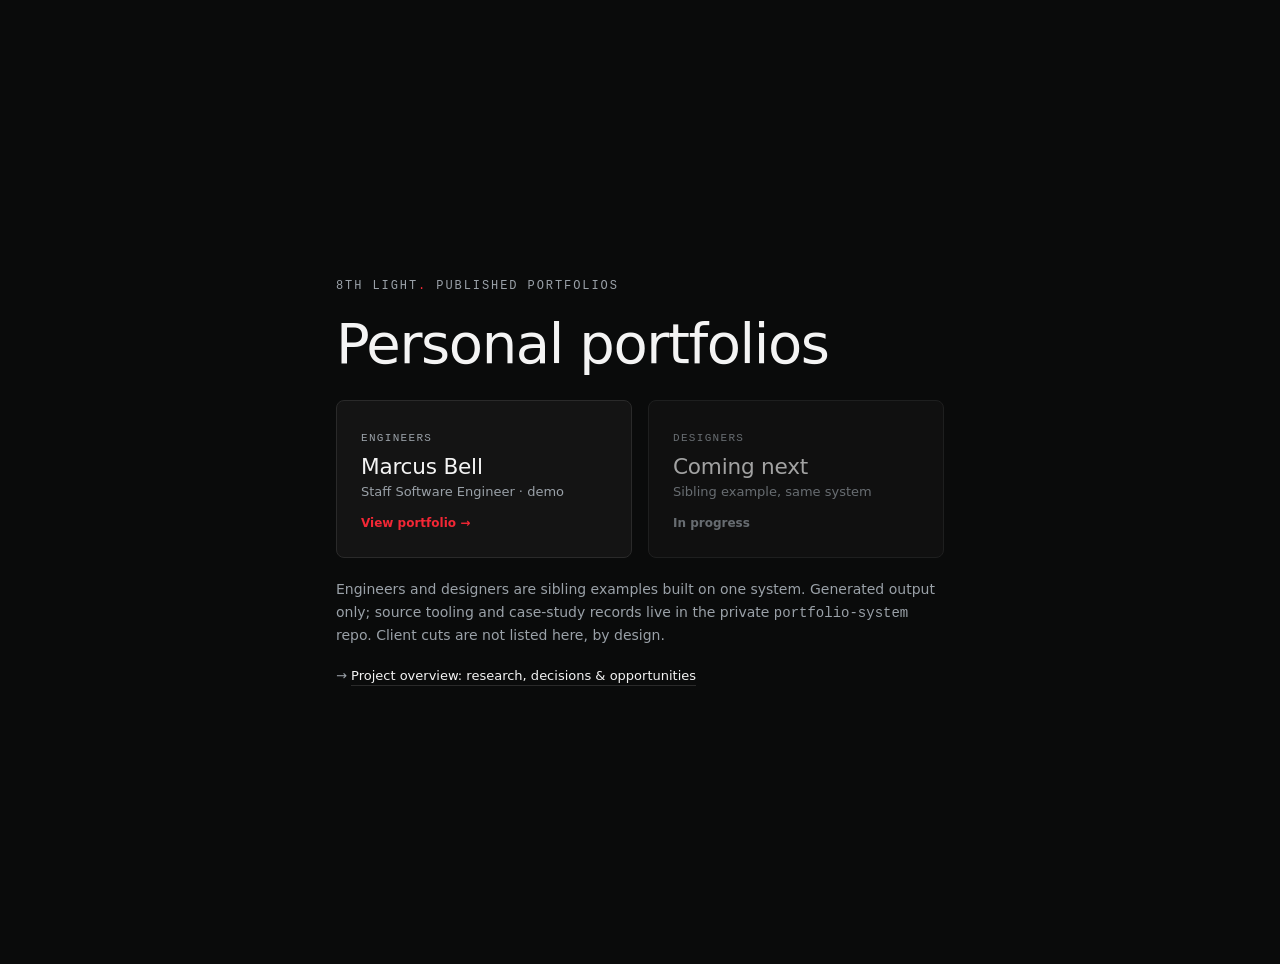
<file: index.html>
<!doctype html>
<html lang="en">
<head>
  <meta charset="utf-8">
  <meta name="viewport" content="width=device-width, initial-scale=1">
  <meta name="robots" content="noindex">
  <title>Published portfolios · 8th Light</title>
  <style>
    :root { color-scheme: light dark; }
    body {
      margin: 0; min-height: 100vh;
      display: grid; place-content: center; gap: 1.25rem;
      font: 400 16px/1.6 "Avenir Next", system-ui, -apple-system, sans-serif;
      background: #0a0b0b; color: #f4f4f4;
      padding: 2rem;
    }
    .eyebrow { font-family: "Space Mono", ui-monospace, monospace; font-size: 12px;
      letter-spacing: 0.16em; text-transform: uppercase; color: #9aa1a8; }
    h1 { font: 500 clamp(2rem, 6vw, 3.5rem)/1 "Space Grotesk", system-ui, sans-serif;
      letter-spacing: -0.025em; margin: 0; }
    .mark { color: #f32735; }
    a { color: #f4f4f4; text-decoration: none; }
    .cats { display: grid; grid-template-columns: 1fr 1fr; gap: 1rem; margin-top: .5rem; }
    @media (max-width: 560px) { .cats { grid-template-columns: 1fr; } }
    .cat { display: block; background: #141414; border: 1px solid #2a2a2a; border-radius: 8px;
      padding: 1.4rem 1.5rem; transition: border-color .18s, transform .32s; }
    .cat:hover { border-color: #f32735; transform: translateY(-2px); }
    .cat.soon { opacity: .65; }
    .cat.soon:hover { border-color: #2a2a2a; transform: none; }
    .cat .k { font-family: "Space Mono", ui-monospace, monospace; font-size: 11px;
      letter-spacing: .12em; text-transform: uppercase; color: #9aa1a8; }
    .cat .n { font: 500 1.35rem/1.1 "Space Grotesk", system-ui, sans-serif; margin: .4rem 0 .2rem; letter-spacing: -.01em; }
    .cat .d { color: #9aa1a8; font-size: 13px; }
    .cat .go { color: #f32735; font-size: 12px; font-weight: 700; margin-top: .7rem; display: inline-block; }
    p { color: #9aa1a8; max-width: 38rem; margin: 0; font-size: 14px; }
    .over { font-size: 13px; }
    .over a { border-bottom: 1px solid #2a2a2a; padding-bottom: 2px; }
    .over a:hover { border-color: #f32735; }
  </style>
</head>
<body>
  <span class="eyebrow">8th Light<span class="mark">.</span> Published portfolios</span>
  <h1>Personal portfolios</h1>
  <div class="cats">
    <a class="cat" href="marcus-bell/">
      <span class="k">Engineers</span>
      <div class="n">Marcus Bell</div>
      <div class="d">Staff Software Engineer · demo</div>
      <span class="go">View portfolio →</span>
    </a>
    <div class="cat soon">
      <span class="k">Designers</span>
      <div class="n">Coming next</div>
      <div class="d">Sibling example, same system</div>
      <span class="go" style="color:#9aa1a8">In progress</span>
    </div>
  </div>
  <p>Engineers and designers are sibling examples built on one system. Generated output only;
  source tooling and case-study records live in the private <code>portfolio-system</code> repo.
  Client cuts are not listed here, by design.</p>
  <p class="over">→ <a href="project/">Project overview: research, decisions &amp; opportunities</a></p>
</body>
</html>
</file>
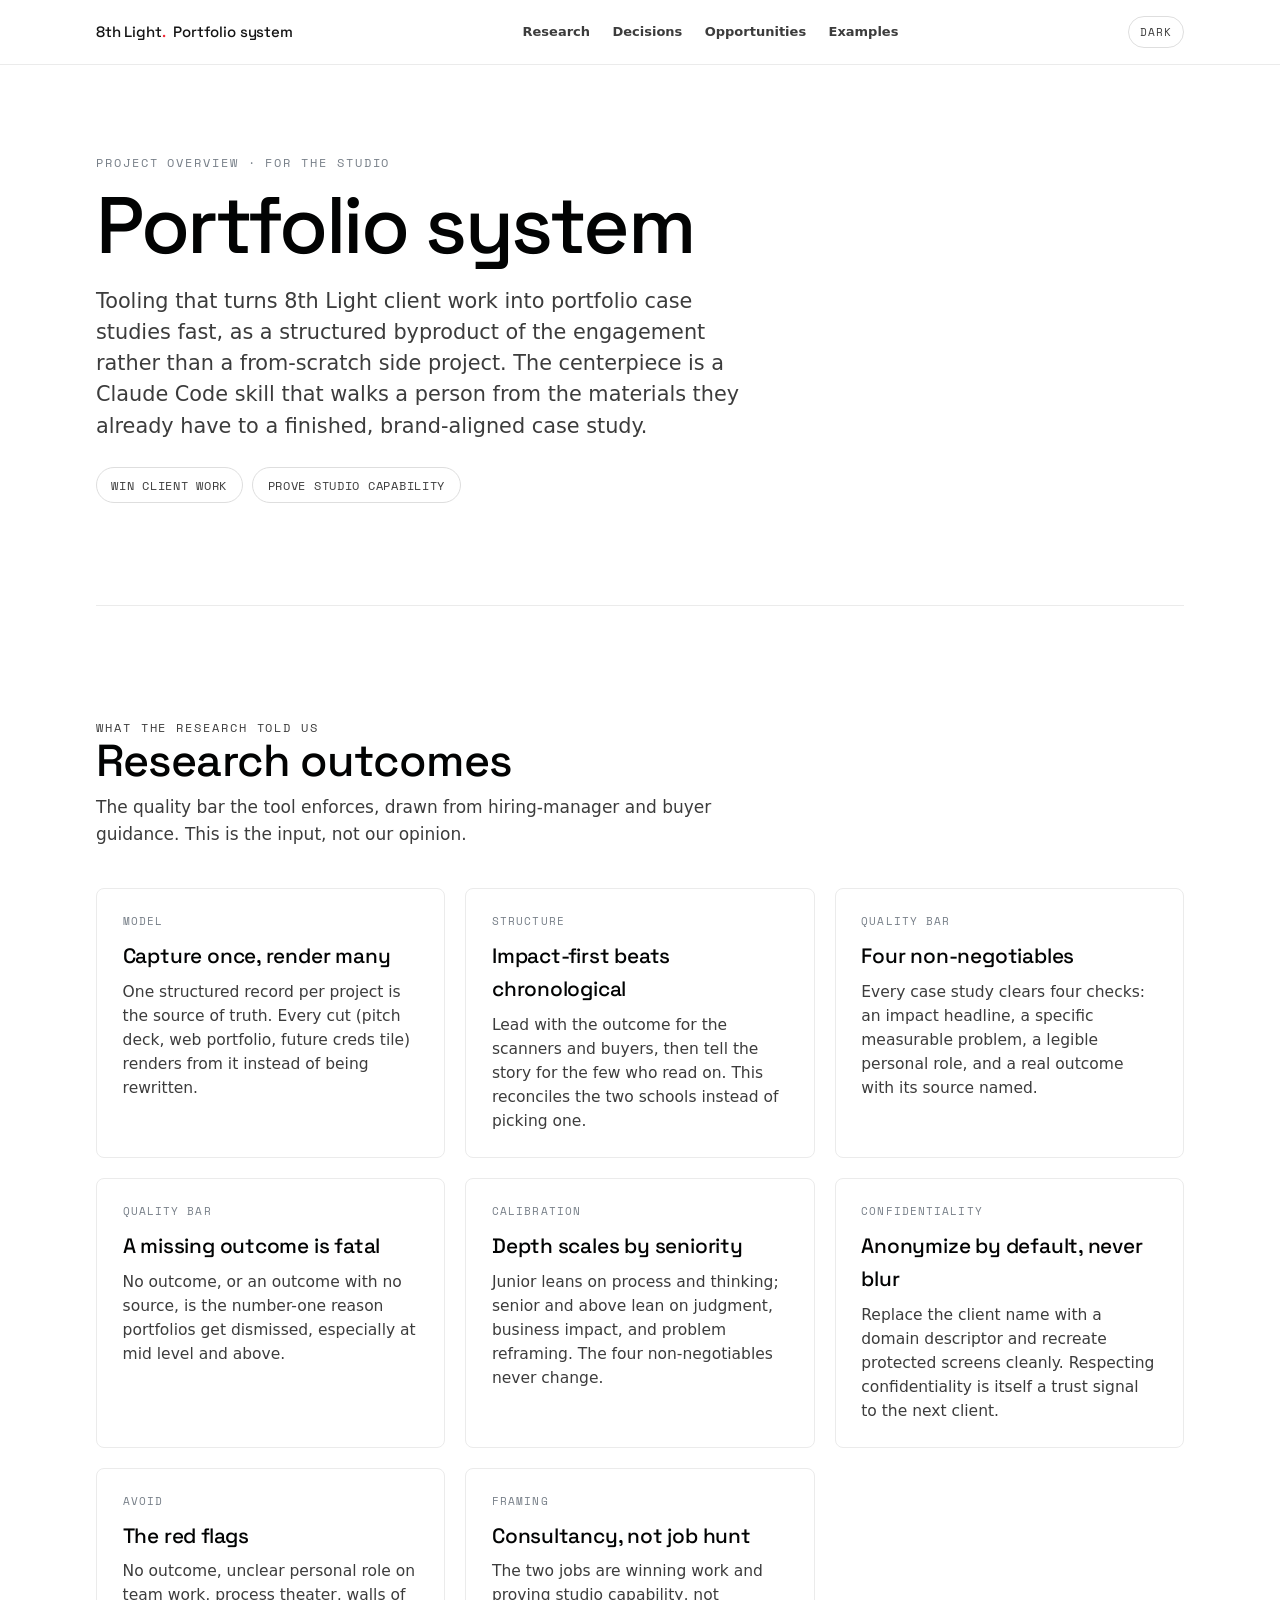
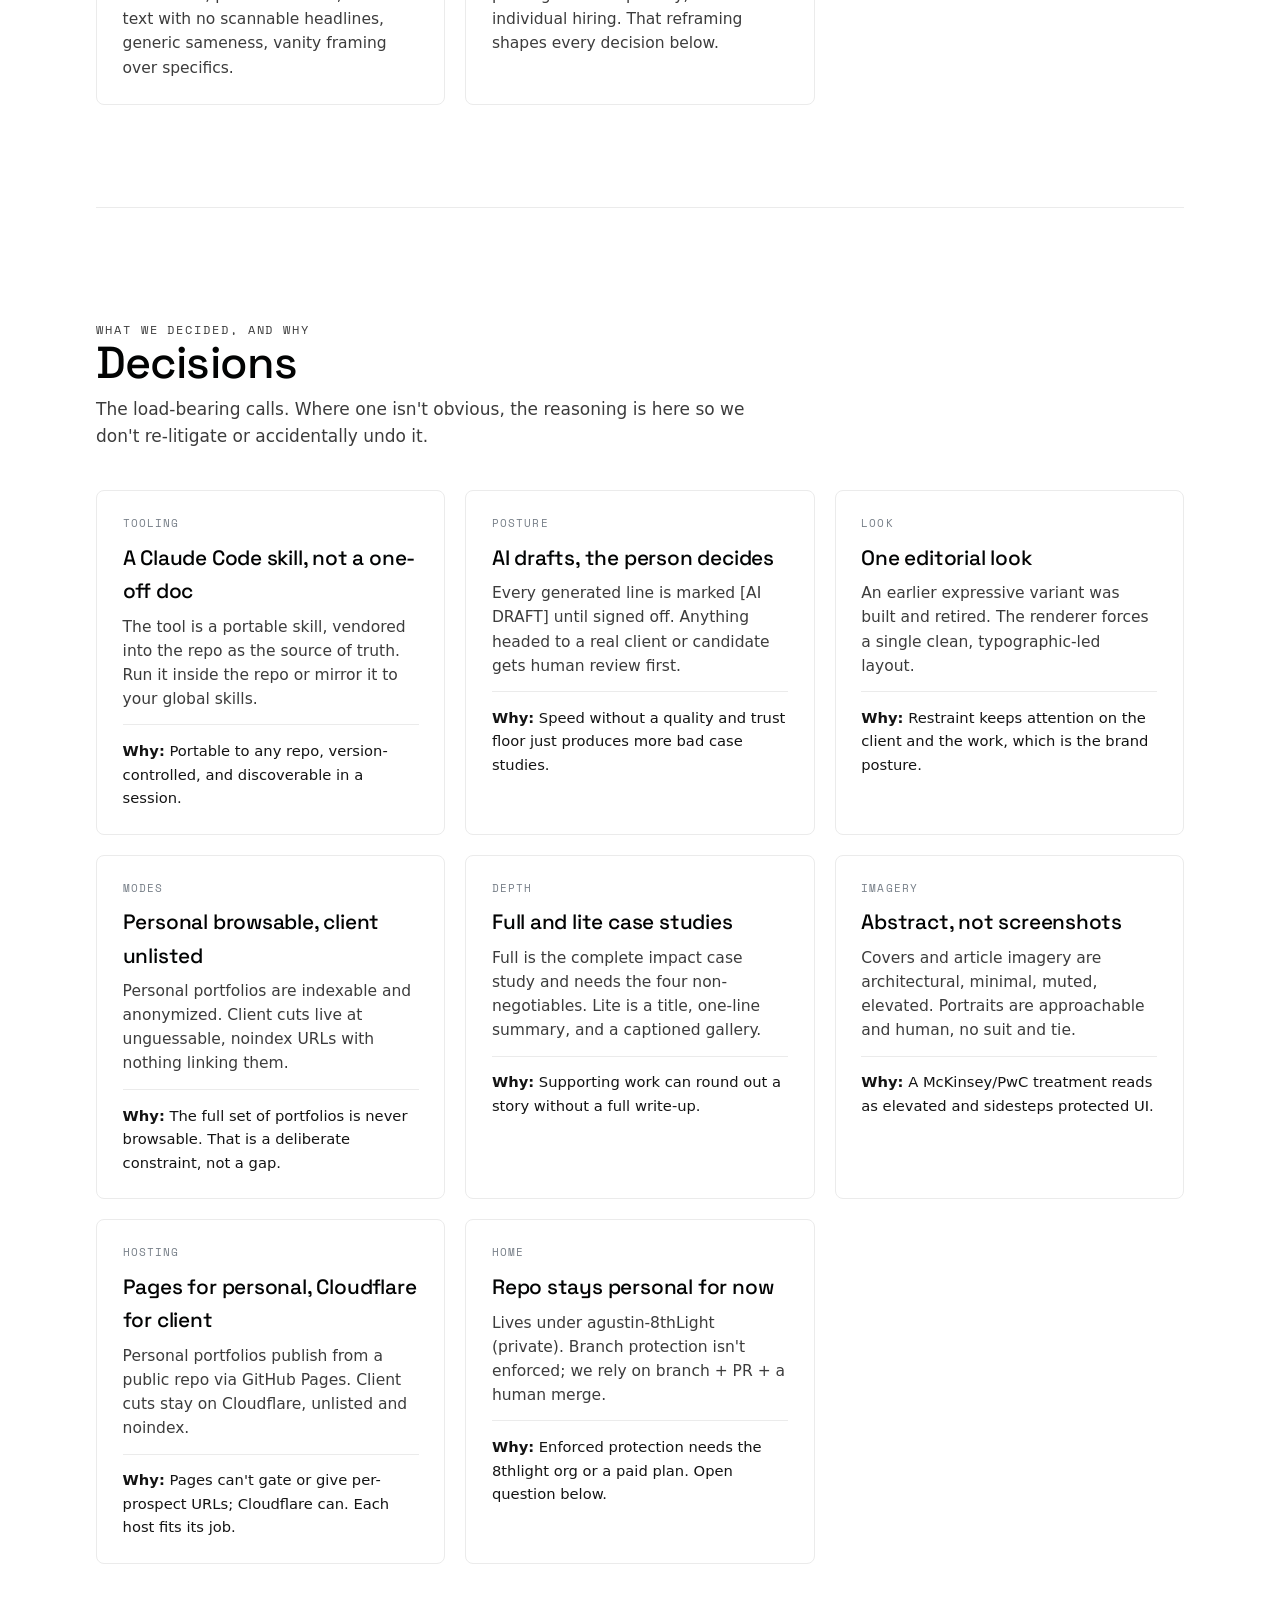
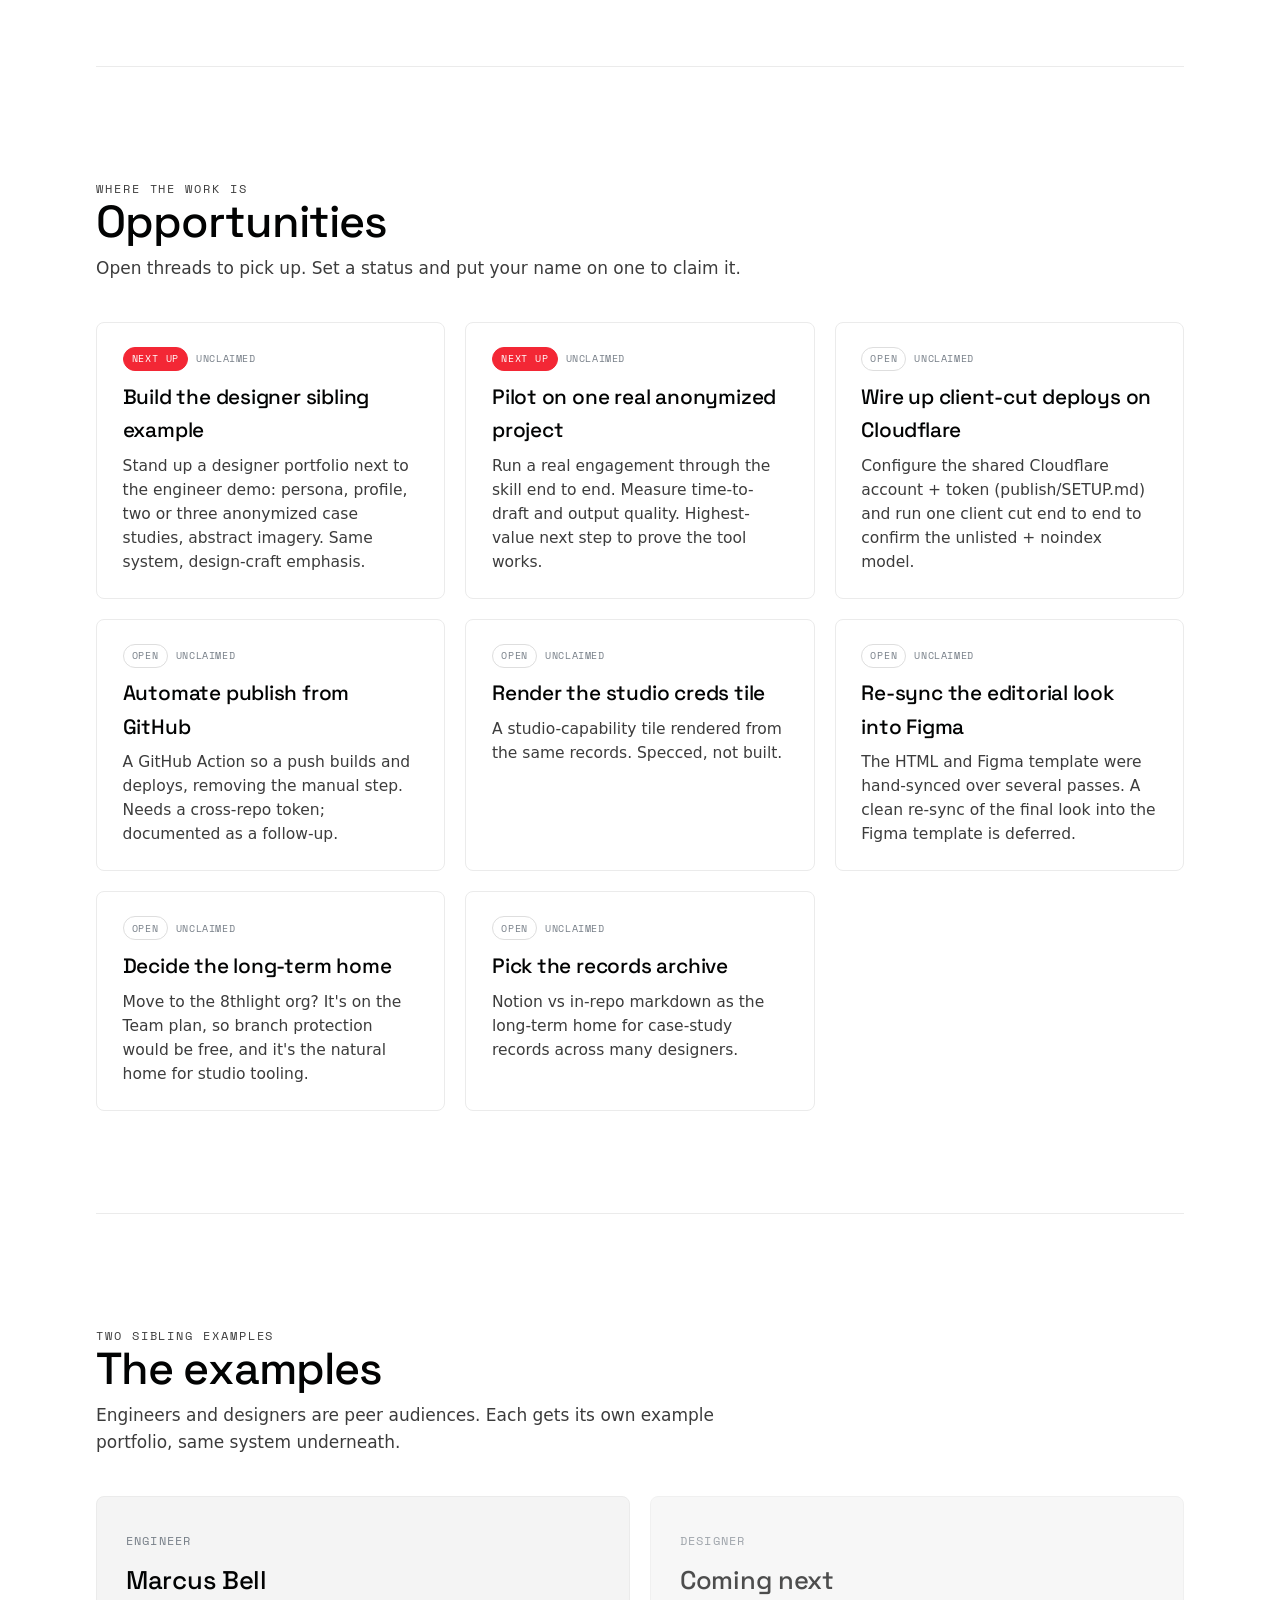
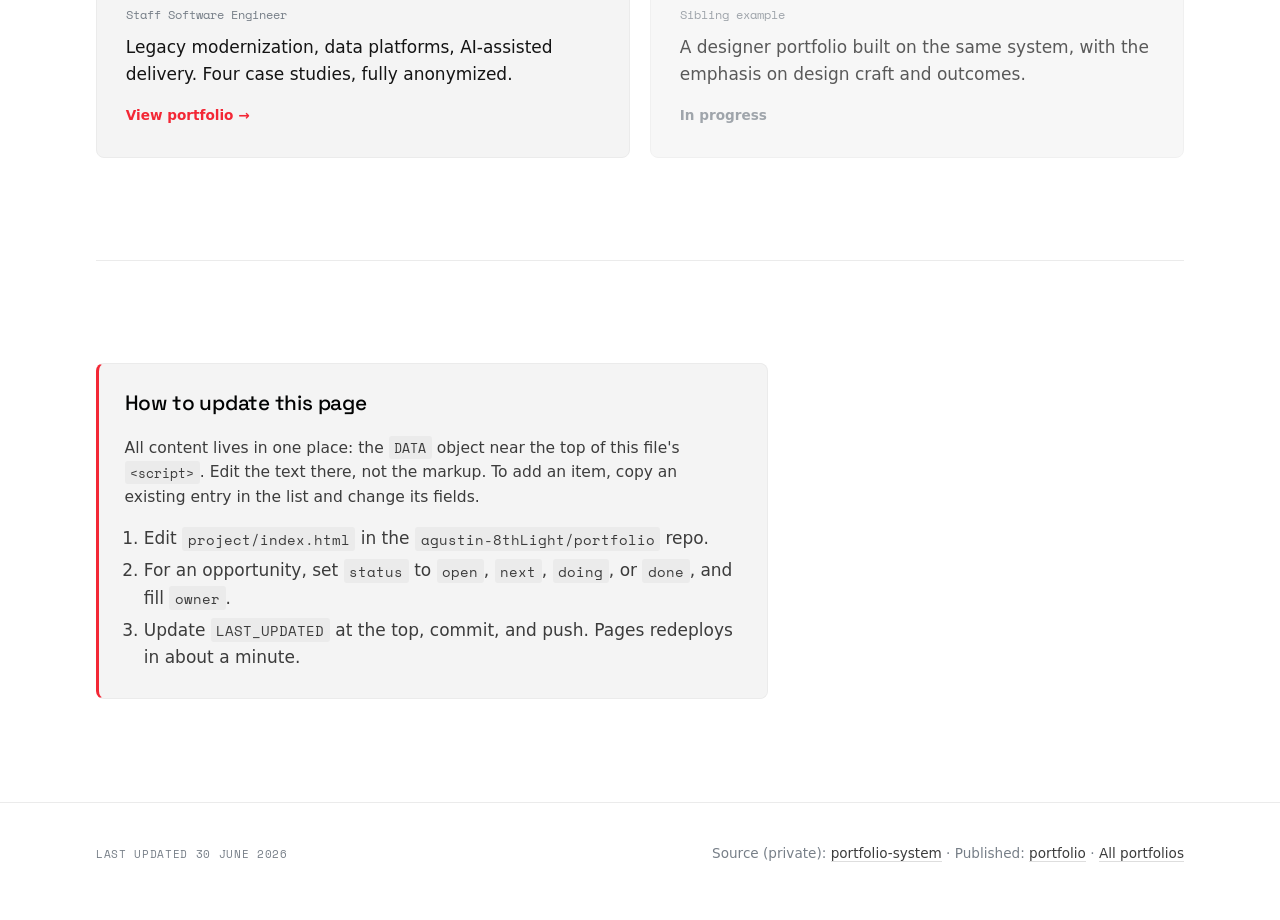
<file: project/index.html>
<!doctype html>
<html lang="en" data-theme="light">
<head>
<meta charset="utf-8">
<meta name="viewport" content="width=device-width, initial-scale=1">
<meta name="robots" content="noindex">
<title>Portfolio system · Project overview · 8th Light</title>
<link rel="preconnect" href="https://fonts.googleapis.com">
<link rel="preconnect" href="https://fonts.gstatic.com" crossorigin>
<link href="https://fonts.googleapis.com/css2?family=Space+Grotesk:wght@400;500;700&family=Space+Mono:wght@400;700&display=swap" rel="stylesheet">
<style>
/* ── Tokens (from the project DESIGN_SYSTEM.md) ───────────────────────── */
:root{
  --accent:#f32735;
  --font-display:"Space Grotesk","Avenir Next",system-ui,sans-serif;
  --font-mono:"Space Mono",ui-monospace,monospace;
  --font-body:"Avenir Next","Mulish",system-ui,-apple-system,sans-serif;
  --radius:4px; --card-radius:8px;
  --ease:cubic-bezier(.22,.61,.36,1); --fast:180ms; --med:320ms;
  --measure:42rem; --wrap:74rem;
}
[data-theme="light"]{
  --bg:#fff; --bg-alt:#f4f4f4; --surface:#fff; --inset:#ebebeb;
  --text:#141414; --strong:#020303; --soft:#3c3c3c; --faint:#777f88;
  --line:#ebebeb; --line-strong:#dedede; --header:rgba(255,255,255,.82);
}
[data-theme="dark"]{
  --bg:#0a0b0b; --bg-alt:#141414; --surface:#141414; --inset:#1c1c1c;
  --text:#f4f4f4; --strong:#fff; --soft:#dedede; --faint:#9aa1a8;
  --line:#2a2a2a; --line-strong:#3c3c3c; --header:rgba(10,11,11,.78);
}
*{box-sizing:border-box}
html{scroll-behavior:smooth; scroll-padding-top:80px}
body{margin:0; background:var(--bg); color:var(--text);
  font-family:var(--font-body); font-size:17px; line-height:1.6;
  transition:background var(--med) var(--ease),color var(--med) var(--ease)}
@media (prefers-reduced-motion:reduce){*{transition:none!important} html{scroll-behavior:auto}}
a{color:inherit}
.wrap{max-width:var(--wrap); margin:0 auto; padding:0 clamp(1.25rem,5vw,3rem)}

/* ── Header ───────────────────────────────────────────────────────────── */
header{position:sticky; top:0; z-index:10; background:var(--header);
  backdrop-filter:blur(14px) saturate(160%); border-bottom:1px solid var(--line)}
.bar{display:flex; align-items:center; justify-content:space-between; gap:1rem; height:64px}
.brand{font-family:var(--font-display); font-weight:500; font-size:15px; letter-spacing:-.01em}
.brand .mark{color:var(--accent)}
nav.jump{display:flex; gap:1.4rem; font-size:13px}
nav.jump a{font-family:var(--font-body); font-weight:600; color:var(--soft);
  text-decoration:none; transition:color var(--fast)}
nav.jump a:hover{color:var(--accent)}
@media(max-width:640px){nav.jump{display:none}}
.toggle{appearance:none; border:1px solid var(--line-strong); background:transparent;
  color:var(--soft); font-family:var(--font-mono); font-size:11px; letter-spacing:.08em;
  text-transform:uppercase; padding:.45rem .7rem; border-radius:999px; cursor:pointer}
.toggle:hover{border-color:var(--accent); color:var(--accent)}

/* ── Type ─────────────────────────────────────────────────────────────── */
.eyebrow{font-family:var(--font-mono); font-size:12px; letter-spacing:.16em;
  text-transform:uppercase; color:var(--faint); margin:0 0 .8rem}
h1{font-family:var(--font-display); font-weight:500; letter-spacing:-.03em; line-height:1;
  font-size:clamp(2.5rem,7vw,5rem); margin:.2rem 0 1rem; color:var(--strong)}
h2{font-family:var(--font-display); font-weight:500; letter-spacing:-.02em; line-height:1.05;
  font-size:clamp(1.9rem,4vw,2.8rem); margin:0 0 .4rem; color:var(--strong)}
h3{font-family:var(--font-display); font-weight:500; letter-spacing:-.01em;
  font-size:1.3rem; margin:0 0 .4rem; color:var(--strong)}
.dek{font-size:clamp(1.05rem,2vw,1.3rem); color:var(--soft); max-width:var(--measure); line-height:1.5}
.lead{font-size:1.05rem; color:var(--soft); max-width:var(--measure)}
section{padding:clamp(3.5rem,8vw,6.5rem) 0; border-top:1px solid var(--line)}
.sec-head{margin-bottom:2.5rem; max-width:var(--measure)}
.sec-head p{color:var(--soft); margin:.6rem 0 0}

/* ── Hero ─────────────────────────────────────────────────────────────── */
.hero{padding-top:clamp(3rem,7vw,5.5rem)}
.jobs{display:flex; flex-wrap:wrap; gap:.6rem; margin-top:1.6rem}
.pill{font-family:var(--font-mono); font-size:12px; letter-spacing:.06em; text-transform:uppercase;
  border:1px solid var(--line-strong); border-radius:999px; padding:.45rem .9rem; color:var(--soft)}

/* ── Card grid ────────────────────────────────────────────────────────── */
.grid{display:grid; gap:1.25rem; grid-template-columns:repeat(auto-fill,minmax(min(100%,21rem),1fr))}
.card{background:var(--surface); border:1px solid var(--line); border-radius:var(--card-radius);
  padding:1.5rem 1.6rem; transition:border-color var(--fast),transform var(--fast)}
.card:hover{border-color:var(--line-strong)}
.card .kicker{font-family:var(--font-mono); font-size:11px; letter-spacing:.1em; text-transform:uppercase;
  color:var(--faint); margin:0 0 .6rem; display:flex; gap:.5rem; align-items:center; flex-wrap:wrap}
.card p{margin:.4rem 0 0; color:var(--soft); font-size:.97rem; line-height:1.55}
.card .why{margin-top:.85rem; padding-top:.85rem; border-top:1px solid var(--line); font-size:.92rem}
.card .why b{color:var(--text); font-weight:700}

/* status + owner chips */
.tag{font-family:var(--font-mono); font-size:10px; letter-spacing:.08em; text-transform:uppercase;
  padding:.2rem .5rem; border-radius:999px; border:1px solid var(--line-strong); color:var(--faint)}
.tag.open{border-color:var(--line-strong)}
.tag.next{color:#fff; background:var(--accent); border-color:var(--accent)}
.tag.doing{color:var(--accent); border-color:var(--accent)}
.tag.done{color:#fff; background:var(--soft); border-color:var(--soft)}
.owner{font-family:var(--font-mono); font-size:10px; letter-spacing:.06em; color:var(--faint)}

/* ── Examples ─────────────────────────────────────────────────────────── */
.examples{display:grid; gap:1.25rem; grid-template-columns:1fr 1fr}
@media(max-width:680px){.examples{grid-template-columns:1fr}}
.ex{display:block; text-decoration:none; background:var(--bg-alt); border:1px solid var(--line);
  border-radius:var(--card-radius); padding:1.8rem; transition:border-color var(--fast),transform var(--med) var(--ease)}
.ex:hover{border-color:var(--accent); transform:translateY(-2px)}
.ex.soon{opacity:.7; cursor:default}
.ex.soon:hover{border-color:var(--line); transform:none}
.ex .role{font-family:var(--font-mono); font-size:12px; letter-spacing:.1em; text-transform:uppercase; color:var(--faint)}
.ex .who{font-family:var(--font-display); font-weight:500; font-size:1.6rem; color:var(--strong); margin:.4rem 0 .3rem; letter-spacing:-.01em}
.ex .go{font-family:var(--font-body); font-weight:700; font-size:.85rem; color:var(--accent); margin-top:1rem; display:inline-block}

/* ── Update note ──────────────────────────────────────────────────────── */
.note{background:var(--bg-alt); border:1px solid var(--line); border-left:3px solid var(--accent);
  border-radius:var(--card-radius); padding:1.4rem 1.6rem; max-width:var(--measure)}
.note h3{margin-bottom:.6rem}
.note code{font-family:var(--font-mono); font-size:.85em; background:var(--inset); padding:.1rem .35rem; border-radius:3px}
.note ol{margin:.6rem 0 0; padding-left:1.2rem; color:var(--soft)}
.note li{margin:.3rem 0}

footer{border-top:1px solid var(--line); padding:2.5rem 0 3.5rem; color:var(--faint); font-size:.85rem}
footer a{color:var(--soft); text-decoration:none; border-bottom:1px solid var(--line-strong)}
footer a:hover{color:var(--accent); border-color:var(--accent)}
.foot-row{display:flex; flex-wrap:wrap; gap:1.5rem; justify-content:space-between; align-items:baseline}
.updated{font-family:var(--font-mono); font-size:11px; letter-spacing:.06em; text-transform:uppercase}
</style>
</head>
<body>
<header>
  <div class="wrap bar">
    <span class="brand">8th Light<span class="mark">.</span> &nbsp;Portfolio system</span>
    <nav class="jump">
      <a href="#research">Research</a>
      <a href="#decisions">Decisions</a>
      <a href="#opportunities">Opportunities</a>
      <a href="#examples">Examples</a>
    </nav>
    <button class="toggle" id="themeToggle" aria-label="Toggle theme">Dark</button>
  </div>
</header>

<main class="wrap">
  <section class="hero" style="border-top:none">
    <p class="eyebrow">Project overview · For the studio</p>
    <h1>Portfolio system</h1>
    <p class="dek" id="intro"></p>
    <div class="jobs" id="jobs"></div>
  </section>

  <section id="research">
    <div class="sec-head">
      <p class="eyebrow">What the research told us</p>
      <h2>Research outcomes</h2>
      <p>The quality bar the tool enforces, drawn from hiring-manager and buyer guidance. This is the input, not our opinion.</p>
    </div>
    <div class="grid" id="researchGrid"></div>
  </section>

  <section id="decisions">
    <div class="sec-head">
      <p class="eyebrow">What we decided, and why</p>
      <h2>Decisions</h2>
      <p>The load-bearing calls. Where one isn't obvious, the reasoning is here so we don't re-litigate or accidentally undo it.</p>
    </div>
    <div class="grid" id="decisionsGrid"></div>
  </section>

  <section id="opportunities">
    <div class="sec-head">
      <p class="eyebrow">Where the work is</p>
      <h2>Opportunities</h2>
      <p>Open threads to pick up. Set a status and put your name on one to claim it.</p>
    </div>
    <div class="grid" id="oppGrid"></div>
  </section>

  <section id="examples">
    <div class="sec-head">
      <p class="eyebrow">Two sibling examples</p>
      <h2>The examples</h2>
      <p>Engineers and designers are peer audiences. Each gets its own example portfolio, same system underneath.</p>
    </div>
    <div class="examples" id="examplesGrid"></div>
  </section>

  <section>
    <div class="note">
      <h3>How to update this page</h3>
      <p class="lead" style="font-size:.97rem">All content lives in one place: the <code>DATA</code> object near the top of this file's <code>&lt;script&gt;</code>. Edit the text there, not the markup. To add an item, copy an existing entry in the list and change its fields.</p>
      <ol>
        <li>Edit <code>project/index.html</code> in the <code>agustin-8thLight/portfolio</code> repo.</li>
        <li>For an opportunity, set <code>status</code> to <code>open</code>, <code>next</code>, <code>doing</code>, or <code>done</code>, and fill <code>owner</code>.</li>
        <li>Update <code>LAST_UPDATED</code> at the top, commit, and push. Pages redeploys in about a minute.</li>
      </ol>
    </div>
  </section>
</main>

<footer>
  <div class="wrap foot-row">
    <span class="updated" id="updated"></span>
    <span>
      Source (private): <a href="https://github.com/agustin-8thLight/portfolio-system">portfolio-system</a> ·
      Published: <a href="https://github.com/agustin-8thLight/portfolio">portfolio</a> ·
      <a href="../">All portfolios</a>
    </span>
  </div>
</footer>

<script>
/* ════════════════════════════════════════════════════════════════════════
   EDIT HERE. This object is the whole page. Designers: change text, add items,
   flip statuses. Keep the quotes and commas. Then bump LAST_UPDATED + push.
   ════════════════════════════════════════════════════════════════════════ */
const LAST_UPDATED = "30 June 2026";

const DATA = {
  intro: "Tooling that turns 8th Light client work into portfolio case studies fast, as a structured byproduct of the engagement rather than a from-scratch side project. The centerpiece is a Claude Code skill that walks a person from the materials they already have to a finished, brand-aligned case study.",

  jobs: ["Win client work", "Prove studio capability"],

  research: [
    { kicker:"Model", title:"Capture once, render many",
      body:"One structured record per project is the source of truth. Every cut (pitch deck, web portfolio, future creds tile) renders from it instead of being rewritten." },
    { kicker:"Structure", title:"Impact-first beats chronological",
      body:"Lead with the outcome for the scanners and buyers, then tell the story for the few who read on. This reconciles the two schools instead of picking one." },
    { kicker:"Quality bar", title:"Four non-negotiables",
      body:"Every case study clears four checks: an impact headline, a specific measurable problem, a legible personal role, and a real outcome with its source named." },
    { kicker:"Quality bar", title:"A missing outcome is fatal",
      body:"No outcome, or an outcome with no source, is the number-one reason portfolios get dismissed, especially at mid level and above." },
    { kicker:"Calibration", title:"Depth scales by seniority",
      body:"Junior leans on process and thinking; senior and above lean on judgment, business impact, and problem reframing. The four non-negotiables never change." },
    { kicker:"Confidentiality", title:"Anonymize by default, never blur",
      body:"Replace the client name with a domain descriptor and recreate protected screens cleanly. Respecting confidentiality is itself a trust signal to the next client." },
    { kicker:"Avoid", title:"The red flags",
      body:"No outcome, unclear personal role on team work, process theater, walls of text with no scannable headlines, generic sameness, vanity framing over specifics." },
    { kicker:"Framing", title:"Consultancy, not job hunt",
      body:"The two jobs are winning work and proving studio capability, not individual hiring. That reframing shapes every decision below." },
  ],

  decisions: [
    { kicker:"Tooling", title:"A Claude Code skill, not a one-off doc",
      body:"The tool is a portable skill, vendored into the repo as the source of truth. Run it inside the repo or mirror it to your global skills.",
      why:"Portable to any repo, version-controlled, and discoverable in a session." },
    { kicker:"Posture", title:"AI drafts, the person decides",
      body:"Every generated line is marked [AI DRAFT] until signed off. Anything headed to a real client or candidate gets human review first.",
      why:"Speed without a quality and trust floor just produces more bad case studies." },
    { kicker:"Look", title:"One editorial look",
      body:"An earlier expressive variant was built and retired. The renderer forces a single clean, typographic-led layout.",
      why:"Restraint keeps attention on the client and the work, which is the brand posture." },
    { kicker:"Modes", title:"Personal browsable, client unlisted",
      body:"Personal portfolios are indexable and anonymized. Client cuts live at unguessable, noindex URLs with nothing linking them.",
      why:"The full set of portfolios is never browsable. That is a deliberate constraint, not a gap." },
    { kicker:"Depth", title:"Full and lite case studies",
      body:"Full is the complete impact case study and needs the four non-negotiables. Lite is a title, one-line summary, and a captioned gallery.",
      why:"Supporting work can round out a story without a full write-up." },
    { kicker:"Imagery", title:"Abstract, not screenshots",
      body:"Covers and article imagery are architectural, minimal, muted, elevated. Portraits are approachable and human, no suit and tie.",
      why:"A McKinsey/PwC treatment reads as elevated and sidesteps protected UI." },
    { kicker:"Hosting", title:"Pages for personal, Cloudflare for client",
      body:"Personal portfolios publish from a public repo via GitHub Pages. Client cuts stay on Cloudflare, unlisted and noindex.",
      why:"Pages can't gate or give per-prospect URLs; Cloudflare can. Each host fits its job." },
    { kicker:"Home", title:"Repo stays personal for now",
      body:"Lives under agustin-8thLight (private). Branch protection isn't enforced; we rely on branch + PR + a human merge.",
      why:"Enforced protection needs the 8thlight org or a paid plan. Open question below." },
  ],

  opportunities: [
    { status:"next", owner:"", title:"Build the designer sibling example",
      body:"Stand up a designer portfolio next to the engineer demo: persona, profile, two or three anonymized case studies, abstract imagery. Same system, design-craft emphasis." },
    { status:"next", owner:"", title:"Pilot on one real anonymized project",
      body:"Run a real engagement through the skill end to end. Measure time-to-draft and output quality. Highest-value next step to prove the tool works." },
    { status:"open", owner:"", title:"Wire up client-cut deploys on Cloudflare",
      body:"Configure the shared Cloudflare account + token (publish/SETUP.md) and run one client cut end to end to confirm the unlisted + noindex model." },
    { status:"open", owner:"", title:"Automate publish from GitHub",
      body:"A GitHub Action so a push builds and deploys, removing the manual step. Needs a cross-repo token; documented as a follow-up." },
    { status:"open", owner:"", title:"Render the studio creds tile",
      body:"A studio-capability tile rendered from the same records. Specced, not built." },
    { status:"open", owner:"", title:"Re-sync the editorial look into Figma",
      body:"The HTML and Figma template were hand-synced over several passes. A clean re-sync of the final look into the Figma template is deferred." },
    { status:"open", owner:"", title:"Decide the long-term home",
      body:"Move to the 8thlight org? It's on the Team plan, so branch protection would be free, and it's the natural home for studio tooling." },
    { status:"open", owner:"", title:"Pick the records archive",
      body:"Notion vs in-repo markdown as the long-term home for case-study records across many designers." },
  ],

  examples: [
    { role:"Engineer", who:"Marcus Bell", sub:"Staff Software Engineer", href:"../marcus-bell/", live:true,
      note:"Legacy modernization, data platforms, AI-assisted delivery. Four case studies, fully anonymized." },
    { role:"Designer", who:"Coming next", sub:"Sibling example", href:"", live:false,
      note:"A designer portfolio built on the same system, with the emphasis on design craft and outcomes." },
  ],
};

/* ── Render (no need to edit below) ───────────────────────────────────── */
const $ = s => document.querySelector(s);
$("#intro").textContent = DATA.intro;
$("#updated").textContent = "Last updated " + LAST_UPDATED;
$("#jobs").innerHTML = DATA.jobs.map(j => `<span class="pill">${j}</span>`).join("");

const card = d => `<div class="card">
  <p class="kicker">${d.kicker||""}</p>
  <h3>${d.title}</h3>
  <p>${d.body}</p>
  ${d.why ? `<div class="why"><b>Why:</b> ${d.why}</div>` : ""}
</div>`;
$("#researchGrid").innerHTML = DATA.research.map(card).join("");
$("#decisionsGrid").innerHTML = DATA.decisions.map(card).join("");

const STATUS = {open:["open","Open"], next:["next","Next up"], doing:["doing","In progress"], done:["done","Done"]};
$("#oppGrid").innerHTML = DATA.opportunities.map(o => {
  const [cls,label] = STATUS[o.status] || STATUS.open;
  return `<div class="card">
    <p class="kicker"><span class="tag ${cls}">${label}</span>${o.owner ? `<span class="owner">@ ${o.owner}</span>` : `<span class="owner">unclaimed</span>`}</p>
    <h3>${o.title}</h3>
    <p>${o.body}</p>
  </div>`;
}).join("");

$("#examplesGrid").innerHTML = DATA.examples.map(e => {
  const inner = `<span class="role">${e.role}</span>
    <div class="who">${e.who}</div>
    <div class="owner" style="font-size:12px;letter-spacing:0">${e.sub}</div>
    <p class="card" style="background:none;border:none;padding:.6rem 0 0;margin:0">${e.note}</p>
    ${e.live ? `<span class="go">View portfolio →</span>` : `<span class="go" style="color:var(--faint)">In progress</span>`}`;
  return e.live
    ? `<a class="ex" href="${e.href}">${inner}</a>`
    : `<div class="ex soon">${inner}</div>`;
}).join("");

/* theme toggle */
const root = document.documentElement, tg = $("#themeToggle");
const setT = t => { root.setAttribute("data-theme",t); tg.textContent = t==="dark"?"Light":"Dark";
  try{localStorage.setItem("pf-theme",t)}catch(e){} };
setT((()=>{try{return localStorage.getItem("pf-theme")}catch(e){return null}})() || "light");
tg.addEventListener("click",()=>setT(root.getAttribute("data-theme")==="dark"?"light":"dark"));
</script>
</body>
</html>
</file>
